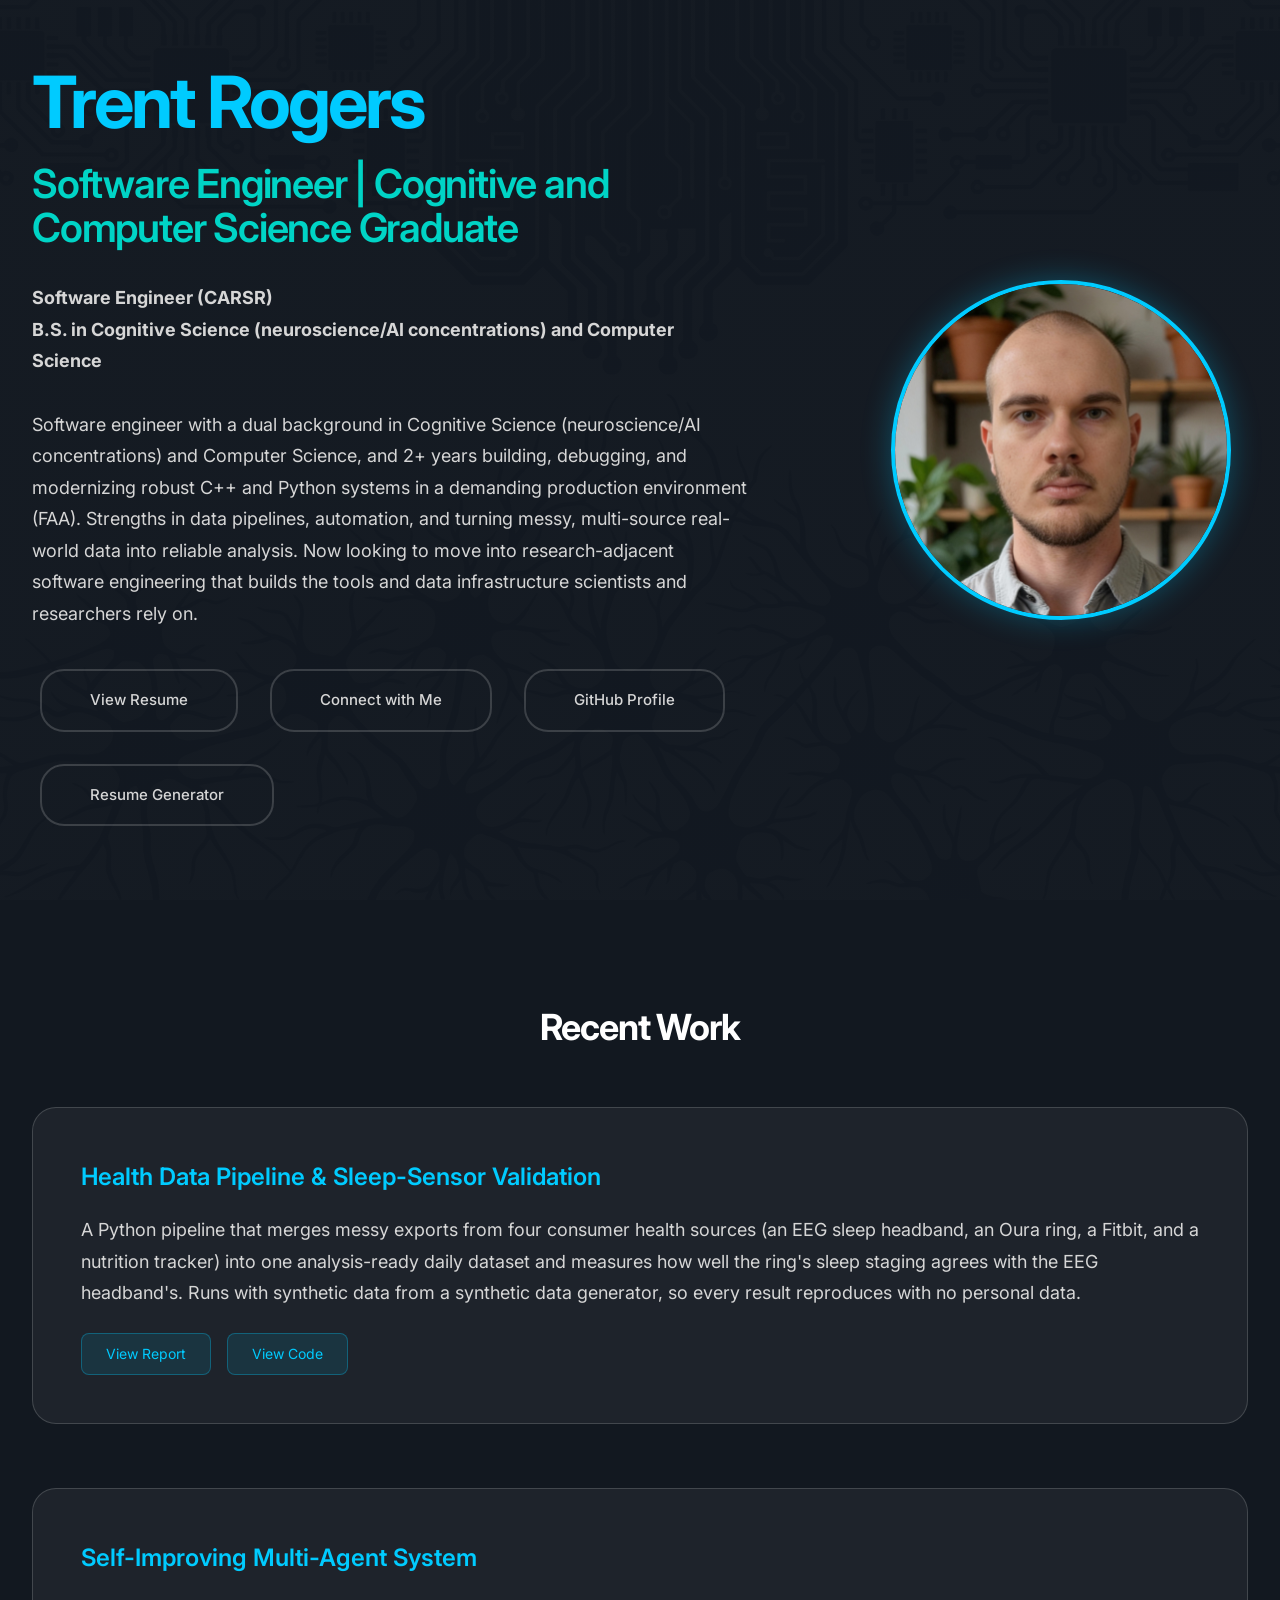
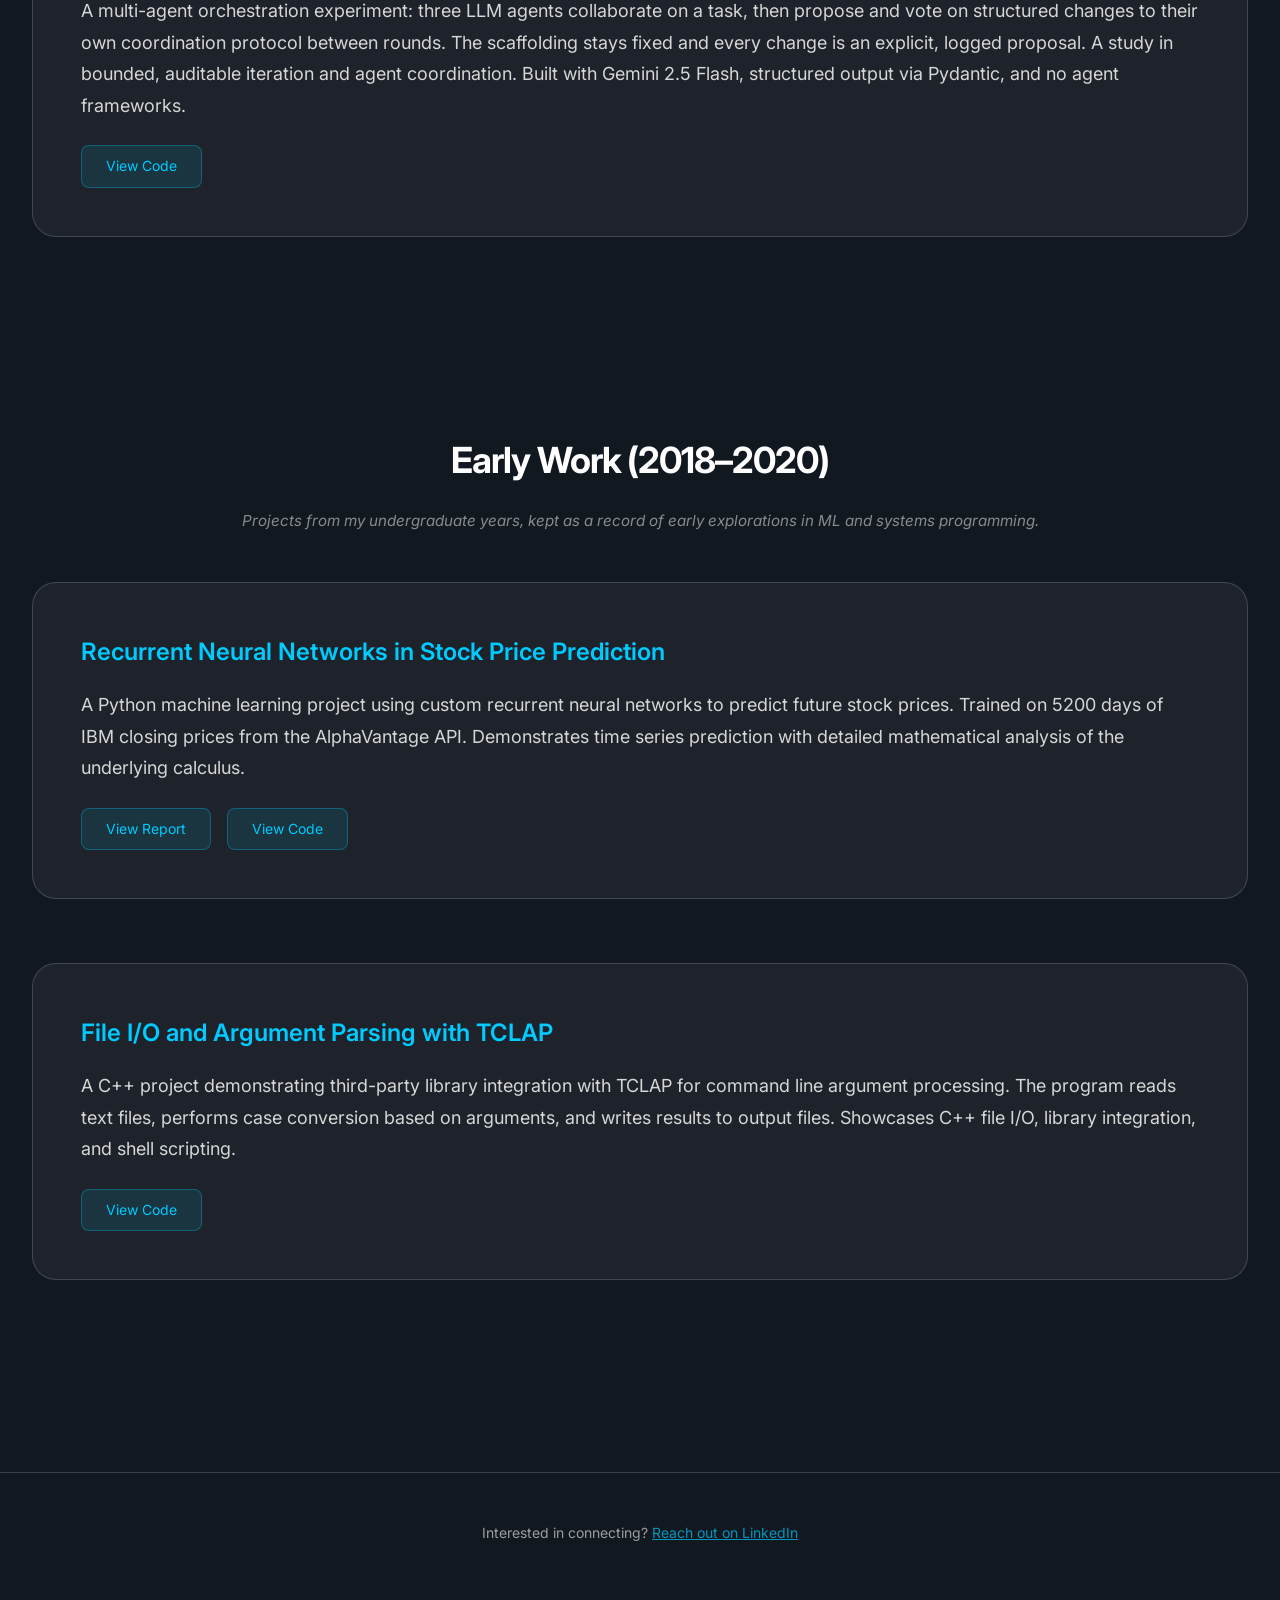
<file: index.html>
<!DOCTYPE html>
<html lang="en">
  <head>
    <meta charset="utf-8" />
    <meta name="viewport" content="width=device-width, initial-scale=1" />
    <title>Trent Rogers</title>
    <meta name="description" content="Trent Rogers" />
    <link rel="icon" type="image/png" href="favicon.png">
    
    <!-- Google Fonts - Inter -->
    <link rel="preconnect" href="https://fonts.googleapis.com">
    <link rel="preconnect" href="https://fonts.gstatic.com" crossorigin>
    <link href="https://fonts.googleapis.com/css2?family=Inter:wght@400;500;600;700&display=swap" rel="stylesheet">
    
    <!-- Custom Styles inspired by Flowborne -->
    <style>
      :root {
        /* Flowborne-inspired color scheme */
        --primary-bg: #121820;
        --accent-cyan: #00cbff;
        --accent-teal: #00d4c6;
        --text-light: #d6d6d6;
        --text-white: #ffffff;
        --border-light: rgba(214, 214, 214, 0.2);
        
        /* Typography */
        --font-family: 'Inter', -apple-system, BlinkMacSystemFont, 'Segoe UI', sans-serif;
        
        /* Spacing */
        --spacing-xs: 0.5rem;
        --spacing-sm: 1rem;
        --spacing-md: 1.5rem;
        --spacing-lg: 2rem;
        --spacing-xl: 3rem;
        --spacing-2xl: 4rem;
        --spacing-3xl: 6rem;
        
        /* Border radius */
        --radius-sm: 0.5rem;
        --radius-md: 1rem;
        --radius-lg: 1.5rem;
        --radius-xl: 2rem;
      }

      * {
        margin: 0;
        padding: 0;
        box-sizing: border-box;
      }

      html {
        scroll-behavior: smooth;
      }

      body {
        font-family: var(--font-family);
        font-size: 1.125rem;
        line-height: 1.75;
        color: var(--text-light);
        background:
          linear-gradient(rgba(18, 24, 32, 0.99), rgba(18, 24, 32, 0.99)),
          url('prev-nanobananapro_cropped.png') center / cover no-repeat fixed;
        background-color: var(--primary-bg);
        overflow-wrap: break-word;
      }

      .container {
        width: 100%;
        max-width: 1280px;
        margin: 0 auto;
        padding: 0 var(--spacing-lg);
      }

      /* Hero Section */
      .hero {
        min-height: 100vh;
        display: flex;
        align-items: center;
        padding: var(--spacing-2xl) 0;
      }

      .hero-grid {
        display: grid;
        grid-template-columns: 1fr;
        gap: var(--spacing-2xl);
        align-items: center;
      }

      .hero-content h1 {
        font-size: 3.75rem;
        font-weight: 700;
        letter-spacing: -0.04em;
        color: var(--accent-cyan);
        margin-bottom: var(--spacing-md);
        line-height: 1;
      }

      .hero-content h2 {
        font-size: 2.25rem;
        font-weight: 600;
        letter-spacing: -0.03em;
        color: var(--accent-teal);
        margin-bottom: var(--spacing-lg);
        line-height: 1.1;
      }

      .hero-content p {
        font-size: 1.125rem;
        line-height: 1.75;
        margin-bottom: var(--spacing-lg);
        max-width: 65ch;
      }

      .hero-image {
        display: flex;
        justify-content: center;
        align-items: center;
      }

      .profile-photo {
        width: 340px;
        height: 340px;
        border-radius: 50%;
        object-fit: cover;
        border: 4px solid var(--accent-cyan);
        box-shadow: 0 0 30px rgba(0, 203, 255, 0.3);
      }

      /* Button Styles */
      .btn {
        display: inline-block;
        padding: var(--spacing-sm) var(--spacing-xl);
        font-family: var(--font-family);
        font-size: 0.9375rem;
        font-weight: 500;
        text-decoration: none;
        text-align: center;
        border: 2px solid var(--border-light);
        border-radius: var(--radius-lg);
        background: transparent;
        color: var(--text-light);
        cursor: pointer;
        transition: background 0.2s ease, color 0.2s ease, border-color 0.2s ease;
        margin: var(--spacing-xs);
      }

      .btn:hover {
        background: var(--text-light);
        color: var(--primary-bg);
        border-color: var(--text-light);
      }

      .btn-primary {
        background: var(--accent-cyan);
        border-color: var(--accent-cyan);
        color: var(--primary-bg);
      }

      .btn-primary:hover {
        background: var(--accent-teal);
        border-color: var(--accent-teal);
        color: var(--primary-bg);
        box-shadow: 0 0 20px rgba(0, 203, 255, 0.4);
      }

      .btn-grid {
        display: flex;
        flex-wrap: wrap;
        gap: var(--spacing-sm);
        margin-top: var(--spacing-lg);
      }

      /* Sections */
      .section {
        padding: var(--spacing-3xl) 0;
      }

      .section-title {
        font-size: 2.25rem;
        font-weight: 700;
        color: var(--text-white);
        text-align: center;
        margin-bottom: var(--spacing-sm);
        letter-spacing: -0.03em;
      }

      .section-subtitle {
        font-size: 0.95rem;
        color: var(--text-light);
        text-align: center;
        opacity: 0.6;
        margin-bottom: var(--spacing-xl);
        font-style: italic;
      }

      /* Projects Grid */
      .projects-grid {
        display: grid;
        grid-template-columns: 1fr;
        gap: var(--spacing-2xl);
        margin-top: var(--spacing-xl);
      }

      .project-card {
        background: rgba(255, 255, 255, 0.05);
        border: 1px solid var(--border-light);
        border-radius: var(--radius-lg);
        padding: var(--spacing-xl);
        transition: background 0.2s ease, border-color 0.2s ease;
      }

      .project-card:hover {
        background: rgba(255, 255, 255, 0.1);
        border-color: var(--accent-cyan);
      }

      .project-title {
        font-size: 1.5rem;
        font-weight: 600;
        color: var(--text-white);
        margin-bottom: var(--spacing-sm);
      }

      .project-title a {
        color: var(--accent-cyan);
        text-decoration: none;
        transition: color 0.3s ease;
      }

      .project-title a:hover {
        color: var(--accent-teal);
      }

      .project-description {
        line-height: 1.75;
        margin-bottom: var(--spacing-md);
      }

      .project-links {
        display: flex;
        flex-wrap: wrap;
        gap: var(--spacing-sm);
      }

      .project-link {
        font-size: 0.875rem;
        padding: var(--spacing-xs) var(--spacing-md);
        background: rgba(0, 203, 255, 0.1);
        color: var(--accent-cyan);
        text-decoration: none;
        border-radius: var(--radius-sm);
        border: 1px solid rgba(0, 203, 255, 0.3);
        transition: all 0.3s ease;
      }

      .project-link:hover {
        background: var(--accent-cyan);
        color: var(--primary-bg);
        border-color: var(--accent-cyan);
      }

      /* Footer */
      .footer {
        padding: var(--spacing-xl) 0;
        text-align: center;
        border-top: 1px solid var(--border-light);
        margin-top: var(--spacing-3xl);
      }

      .footer p {
        font-size: 0.875rem;
        opacity: 0.7;
        margin-bottom: var(--spacing-xs);
      }

      /* Accent link styling */
      .link-accent {
        color: var(--accent-cyan);
        transition: color 0.3s ease;
      }

      .link-accent:hover {
        color: var(--accent-teal);
      }

      /* Subtle link styling - blends with text */
      .link-subtle {
        color: inherit;
        text-decoration: none;
        transition: opacity 0.3s ease;
      }

      .link-subtle:hover {
        opacity: 0.7;
      }

      /* Responsive Design */
      @media (min-width: 768px) {
        .btn-grid {
          justify-content: flex-start;
        }
        
        .projects-grid {
          grid-template-columns: 1fr;
        }
      }

      @media (min-width: 1024px) {
        .hero-grid {
          grid-template-columns: 2fr 1fr;
          gap: var(--spacing-3xl);
        }
        
        .hero-content h1 {
          font-size: 4.5rem;
        }
        
        .hero-content h2 {
          font-size: 2.5rem;
        }
        
        .projects-grid {
          grid-template-columns: 1fr;
        }
      }

      @media (max-width: 767px) {
        .container {
          padding: 0 var(--spacing-md);
        }
        
        .hero {
          min-height: auto;
          padding: var(--spacing-xl) 0;
        }
        
        .hero-content h1 {
          font-size: 2.5rem;
        }
        
        .hero-content h2 {
          font-size: 1.75rem;
        }
        
        .profile-photo {
          width: 240px;
          height: 240px;
        }
        
        .btn-grid {
          justify-content: center;
          flex-direction: column;
          align-items: center;
        }
        
        .btn {
          width: 100%;
          max-width: 280px;
        }
        
        .section {
          padding: var(--spacing-2xl) 0;
        }
        
        .project-card {
          padding: var(--spacing-lg);
        }
      }
    </style>
  </head>
  <body>
    <!-- Hero Section -->
    <section class="hero">
      <div class="container">
        <div class="hero-grid">
          <div class="hero-content">
            <h1>Trent Rogers</h1>
            <h2>Software Engineer | Cognitive and Computer Science Graduate</h2>
            <p>
              <strong>Software Engineer (<a href="https://en.wikipedia.org/wiki/Air_Route_Surveillance_Radar" target="_blank" rel="noopener noreferrer" class="link-subtle">CARSR</a>)</strong><br>
              <strong>B.S. in Cognitive Science (neuroscience/AI concentrations) and Computer Science</strong>
            </p>
            <p>Software engineer with a dual background in Cognitive Science (neuroscience/AI concentrations) and Computer Science, and 2+ years building, debugging, and modernizing robust C++ and Python systems in a demanding production environment (FAA). Strengths in data pipelines, automation, and turning messy, multi-source real-world data into reliable analysis. Now looking to move into research-adjacent software engineering that builds the tools and data infrastructure scientists and researchers rely on.</p>

            
            <div class="btn-grid">
              <a href="resume.pdf" target="_blank" class="btn">View Resume</a>
              <a href="https://www.linkedin.com/in/trentrogers314/" target="_blank" rel="noopener noreferrer" class="btn">Connect with Me</a>
              <a href="https://github.com/trentr314" target="_blank" rel="noopener noreferrer" class="btn">GitHub Profile</a>
              <a href="resume-generator.html" class="btn">Resume Generator</a>
            </div>
          </div>
          
          <div class="hero-image">
            <img src="profile.png" alt="Trent Rogers Profile Photo" class="profile-photo">
          </div>
        </div>
      </div>
    </section>

    <!-- Recent Work Section -->
    <section class="section">
      <div class="container">
        <h2 class="section-title">Recent Work</h2>

        <div class="projects-grid">
          <!--
            TODO before this goes live: push the local ~/Desktop/code/health-pipeline
            repo to GitHub as `health-pipeline`. The two links below already point at
            https://github.com/trentr314/health-pipeline and become valid on push.
            If you publish under a different repo name, update both hrefs.
          -->
          <article class="project-card">
            <h3 class="project-title">
              <a href="https://github.com/trentr314/health-pipeline" target="_blank" rel="noopener noreferrer">Health Data Pipeline &amp; Sleep-Sensor Validation</a>
            </h3>
            <p class="project-description">
              A Python pipeline that merges messy exports from four consumer health sources (an EEG sleep headband, an Oura ring, a Fitbit, and a nutrition tracker) into one analysis-ready daily dataset and measures how well the ring's sleep staging agrees with the EEG headband's. Runs with synthetic data from a synthetic data generator, so every result reproduces with no personal data.
            </p>
            <div class="project-links">
              <a href="https://github.com/trentr314/health-pipeline/blob/main/docs/device_validation.md" target="_blank" rel="noopener noreferrer" class="project-link">View Report</a>
              <a href="https://github.com/trentr314/health-pipeline" target="_blank" rel="noopener noreferrer" class="project-link">View Code</a>
            </div>
          </article>
          <article class="project-card">
            <h3 class="project-title">
              <a href="https://github.com/trentr314/self-improving-mas" target="_blank" rel="noopener noreferrer">Self-Improving Multi-Agent System</a>
            </h3>
            <p class="project-description">
              A multi-agent orchestration experiment: three LLM agents collaborate on a task, then propose and vote on structured changes to their own coordination protocol between rounds. The scaffolding stays fixed and every change is an explicit, logged proposal. A study in bounded, auditable iteration and agent coordination. Built with Gemini 2.5 Flash, structured output via Pydantic, and no agent frameworks.
            </p>
            <div class="project-links">
              <a href="https://github.com/trentr314/self-improving-mas" target="_blank" rel="noopener noreferrer" class="project-link">View Code</a>
            </div>
          </article>
        </div>
      </div>
    </section>

    <!-- Projects Section -->
    <section class="section">
      <div class="container">
        <h2 class="section-title">Early Work (2018–2020)</h2>
        <p class="section-subtitle">Projects from my undergraduate years, kept as a record of early explorations in ML and systems programming.</p>
        
        <div class="projects-grid">
          <!-- RNN Project -->
          <article class="project-card">
            <h3 class="project-title">
              <a href="https://github.com/trentr314/stocksRNN" target="_blank" rel="noopener noreferrer">Recurrent Neural Networks in Stock Price Prediction</a>
            </h3>
            <p class="project-description">
              A Python machine learning project using custom recurrent neural networks to predict future stock prices. Trained on 5200 days of IBM closing prices from the AlphaVantage API. Demonstrates time series prediction with detailed mathematical analysis of the underlying calculus.
            </p>
            <div class="project-links">
              <a href="https://github.com/trentr314/RNN_Project/blob/master/RNN_Project_Report.pdf" target="_blank" rel="noopener noreferrer" class="project-link">View Report</a>
              <a href="https://github.com/trentr314/stocksRNN" target="_blank" rel="noopener noreferrer" class="project-link">View Code</a>
            </div>
          </article>

          <!-- TCLAP Project -->
          <article class="project-card">
            <h3 class="project-title">
              <a href="https://github.com/trentr314/Argument_Parser" target="_blank" rel="noopener noreferrer">File I/O and Argument Parsing with TCLAP</a>
            </h3>
            <p class="project-description">
              A C++ project demonstrating third-party library integration with TCLAP for command line argument processing. The program reads text files, performs case conversion based on arguments, and writes results to output files. Showcases C++ file I/O, library integration, and shell scripting.
            </p>
            <div class="project-links">
              <a href="https://github.com/trentr314/Argument_Parser" target="_blank" rel="noopener noreferrer" class="project-link">View Code</a>
            </div>
          </article>
        </div>
      </div>
    </section>

    <!-- Footer -->
    <footer class="footer">
      <div class="container">
        <p>Interested in connecting? <a href="https://www.linkedin.com/in/trentrogers314/" target="_blank" rel="noopener noreferrer" class="link-accent">Reach out on LinkedIn</a></p>
      </div>
    </footer>
  </body>
</html>
</file>
